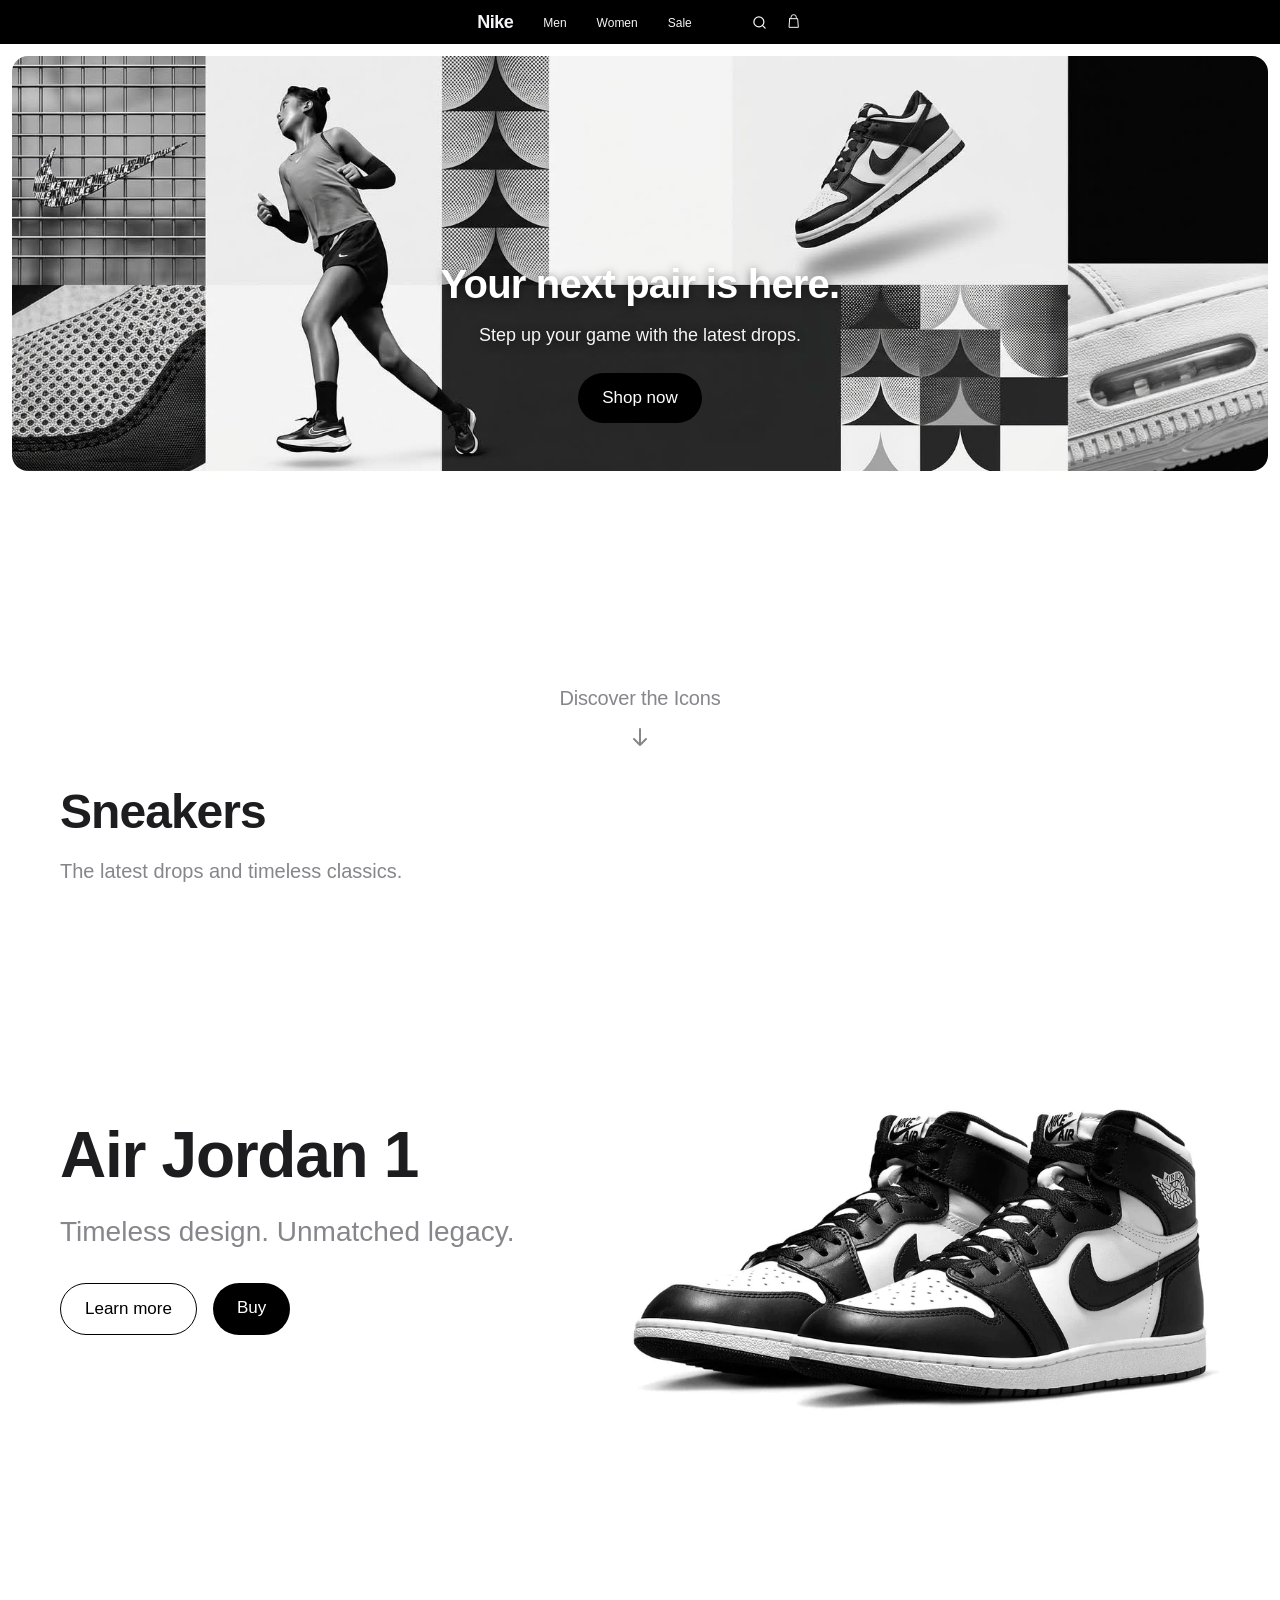
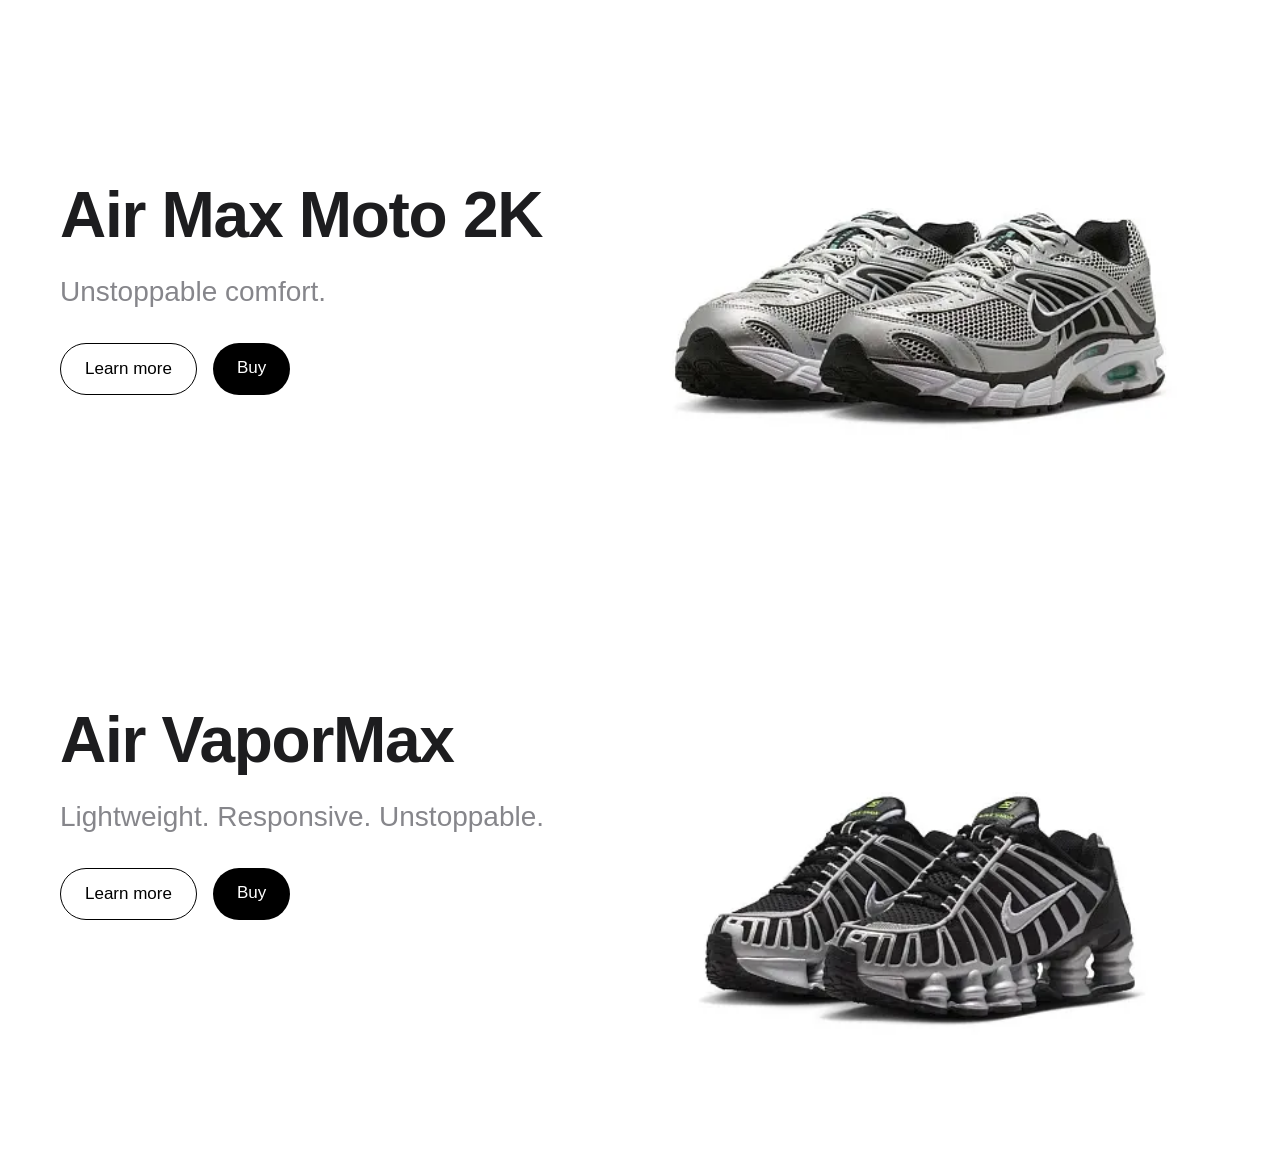
<file: index.html>
<!DOCTYPE html>
<html lang="ru">
<head>
    <meta charset="UTF-8">
    <meta name="viewport" content="width=device-width, initial-scale=1.0">
    <meta name="description" content="Официальный сайт Nike. Вдохновляйся и покупай лучшие кроссовки.">
    <title>Nike. Just Do It.</title>
    
    <!-- Подключаем стили -->
    <link rel="stylesheet" href="css/style.css">
</head>
<body>
    
    <!-- Затемнение для меню -->
    <div class="menu-backdrop"></div>

    <!-- Навигация -->
    <header class="global-nav">
        <nav class="nav-content">
            <ul class="nav-links">
                <li><a href="index.html" class="nav-logo">Nike</a></li>
                
                <!-- Пункт с выпадающим меню -->
                <li class="nav-item-dropdown">
                    <a href="#">Men</a>
                    
                    <!-- Само мега-меню -->
                    <div class="mega-menu">
                        <div class="mega-menu-content">
                            
                            <!-- Колонка 1: Обувь -->
                            <div class="mega-column">
                                <h4>Footwear</h4>
                                <!-- Внутри выпадающего меню Men -> Footwear -->
                              <a href="shop.html?category=sneakers&gender=men">Sneakers</a>
                              <a href="shop.html?category=boots&gender=men">Boots</a>
                              <a href="shop.html?category=slides&gender=men">Slippers</a>
                            </div>
                            
                            <!-- Колонка 2: Одежда -->
                            <div class="mega-column">
                                <h4>Apparel</h4>
                                <!-- В колонке Apparel -->
                                <a href="shop.html?category=tshirts&gender=men">T-Shirts</a>
                                <a href="shop.html?category=hoodies&gender=men">Hoodies</a>
                                <a href="shop.html?category=jackets&gender=men">Jackets</a>
                            </div>
                            
                            <!-- Колонка 3: Аксессуары -->
                            <div class="mega-column">
                                <h4>Accessories</h4>
                                <!-- В колонке Accessories -->
                                <a href="shop.html?category=bottles">Water Bottles</a>
                                <a href="shop.html?category=backpacks">Backpacks</a>
                                <a href="shop.html?category=bags">Bags</a>
                            </div>

                        </div>
                    </div>
                </li>
                                <li class="nav-item-dropdown">
                    <a href="#">Women</a>
                    <!-- Меню (можешь поменять ссылки внутри) -->
                    <div class="mega-menu">
                        <div class="mega-menu-content">
                            <div class="mega-column">
                              <h4>Footwear</h4>
                              <a href="shop.html?category=sneakers&gender=women">Sneakers</a>
                              <a href="shop.html?category=slides&gender=women">Slippers</a>
                          </div>
                            <div class="mega-column">
                                <h4>Apparel</h4>
                                <a href="shop.html?category=tshirts&gender=women">T-Shirts</a>
                                <a href="shop.html?category=hoodies&gender=women">Hoodies</a>
                            </div>
                            <div class="mega-column">
                                <h4>Accessories</h4>
                                <a href="shop.html?category=bottles">Water Bottles</a>
                                <a href="shop.html?category=backpacks">Backpacks</a>
                                <a href="shop.html?category=bags">Bags</a>
                            </div>
                        </div>
                    </div>
                </li>
                <li><a href="#">Sale</a></li>
            </ul>
            <div class="nav-actions">
                <!-- Иконки остались без изменений -->
                <a href="#" class="nav-icon" aria-label="Search">
                    <svg width="15" height="15" viewBox="0 0 24 24" fill="none" stroke="currentColor" stroke-width="2" stroke-linecap="round" stroke-linejoin="round"><circle cx="11" cy="11" r="8"></circle><line x1="21" y1="21" x2="16.65" y2="16.65"></line></svg>
                </a>
                <a href="#" class="nav-icon" aria-label="Cart">
                    <svg width="16" height="16" viewBox="0 0 24 24" fill="none" stroke="currentColor" stroke-width="1.5" stroke-linecap="round" stroke-linejoin="round"><path d="M6 7V5a4 4 0 0 1 8 0v2"></path><path d="M4 7h12l1 13H3L4 7z"></path></svg>
                </a>
            </div>
        </nav>
    </header>

    <!-- Основной контент -->
    <main>
        <!-- 1. Главный баннер -->
        <section class="bento-grid reveal">
            <!-- Единая картинка-баннер -->
            <img src="assets/hero-banner.jpg" alt="Nike Banner" class="bento-bg-image">
            
            <!-- Живой текст поверх картинки -->
            <div class="bento-overlay">
                <div class="bento-text-block">
                    <h2>Your next pair is here.</h2>
                    <p>Step up your game with the latest drops.</p>
                    <a href="shop.html" class="btn-primary">Shop now</a>
                </div>
            </div>
        </section>

         <!-- Разделитель с призывом к скроллу -->
        <div class="scroll-prompt reveal">
            <h3>Discover the Icons</h3>
            <div class="arrow-down">
                <svg width="24" height="24" viewBox="0 0 24 24" fill="none" xmlns="http://www.w3.org/2000/svg">
                    <path d="M12 4V20M12 20L18 14M12 20L6 14" stroke="currentColor" stroke-width="2" stroke-linecap="round" stroke-linejoin="round"/>
                </svg>
            </div>
        </div>

                <!-- Заголовок раздела "Обувь" -->
        <div class="section-title reveal">
            <h2>Sneakers</h2>
            <p>The latest drops and timeless classics.</p>
        </div>

    <section class="hero reveal first-product">
            <!-- Левая часть: Текст и кнопки -->
            <div class="hero-text">
                <h1 class="hero-title">Air Jordan 1</h1>
                <p class="hero-subtitle">Timeless design. Unmatched legacy.</p>
                <div class="hero-buttons">
                    <a href="shop.html?category=sneakers" class="btn-outline">Learn more</a>
                    <a href="#" class="btn-primary">Buy</a>
                </div>
            </div>

            
            
            <!-- Правая часть: Картинка -->
            <div class="hero-image-wrapper">
                <div class="image-slider">
                    <img src="assets/front-img.webp" alt="Jordan 1 Black White" class="slide active">
                    <img src="assets/front-img3.jpg" alt="Jordan 1 Red" class="slide">
                    <img src="assets/front-img4.jpg" alt="Jordan 1 Burgundy" class="slide">
                    <img src="assets/front-img5.jpg" alt="Jordan 1 Blue" class="slide">
                    <img src="assets/front-img2.jpg" alt="Jordan 1 Orange" class="slide">
                </div>
            </div>
        </section>

        <!-- 3. Блок второй -->
        <section class="hero reveal">
            
            <!-- Левая часть: Текст и кнопки -->
            <div class="hero-text hero-text-down">
                <h1 class="hero-title">Air Max Moto 2K</h1>
                <p class="hero-subtitle">Unstoppable comfort.</p>
                <div class="hero-buttons">
                    <a href="shop.html?category=sneakers" class="btn-outline">Learn more</a>
                    <a href="#" class="btn-primary">Buy</a>
                </div>
            </div>
            
            <!-- Правая часть: Слайдер второй модели -->
            <div class="hero-image-wrapper">
                <div class="image-slider">
                    <img src="assets/front2-img.webp" alt="Nike Air Max 90 White" class="slide2 active">
                    <img src="assets/front2-img2.webp" alt="Nike Air Max 90 Black" class="slide2">
                    <img src="assets/front2-img3.webp" alt="Nike Air Max 90 Grey" class="slide2">
                    <img src="assets/front2-img4.webp" alt="Nike Air Max 90 Silver" class="slide2">
                    <img src="assets/front2-img5.webp" alt="Nike Air Max 90 Silver" class="slide2">
                </div>
            </div>
        </section>

                <!-- 4. Блок третьей модели -->
        <section class="hero reveal">
            
            <div class="hero-text">
                <h1 class="hero-title">Air VaporMax</h1>
                <p class="hero-subtitle">Lightweight. Responsive. Unstoppable.</p>
                <div class="hero-buttons">
                    <a href="shop.html?category=sneakers" class="btn-outline">Learn more</a>
                    <a href="#" class="btn-primary">Buy</a>
                </div>
            </div>
            
            <div class="hero-image-wrapper">
                <div class="image-slider">
                    <!-- У этих картинок класс slide3 -->
                    <img src="assets/front3-img.webp" alt="Nike VaporMax" class="slide3 active">
                    <img src="assets/front3-img2.webp" alt="Nike VaporMax" class="slide3">
                    <img src="assets/front3-img3.webp" alt="Nike VaporMax" class="slide3">
                    <img src="assets/front3-img4.webp" alt="Nike VaporMax" class="slide3">
                    <img src="assets/front3-img5.webp" alt="Nike VaporMax" class="slide3">
                </div>
            </div>
        </section>

    </main>

    <!-- Подключаем скрипты -->
    <script src="js/script.js" defer></script>
</body>
</html>
</file>
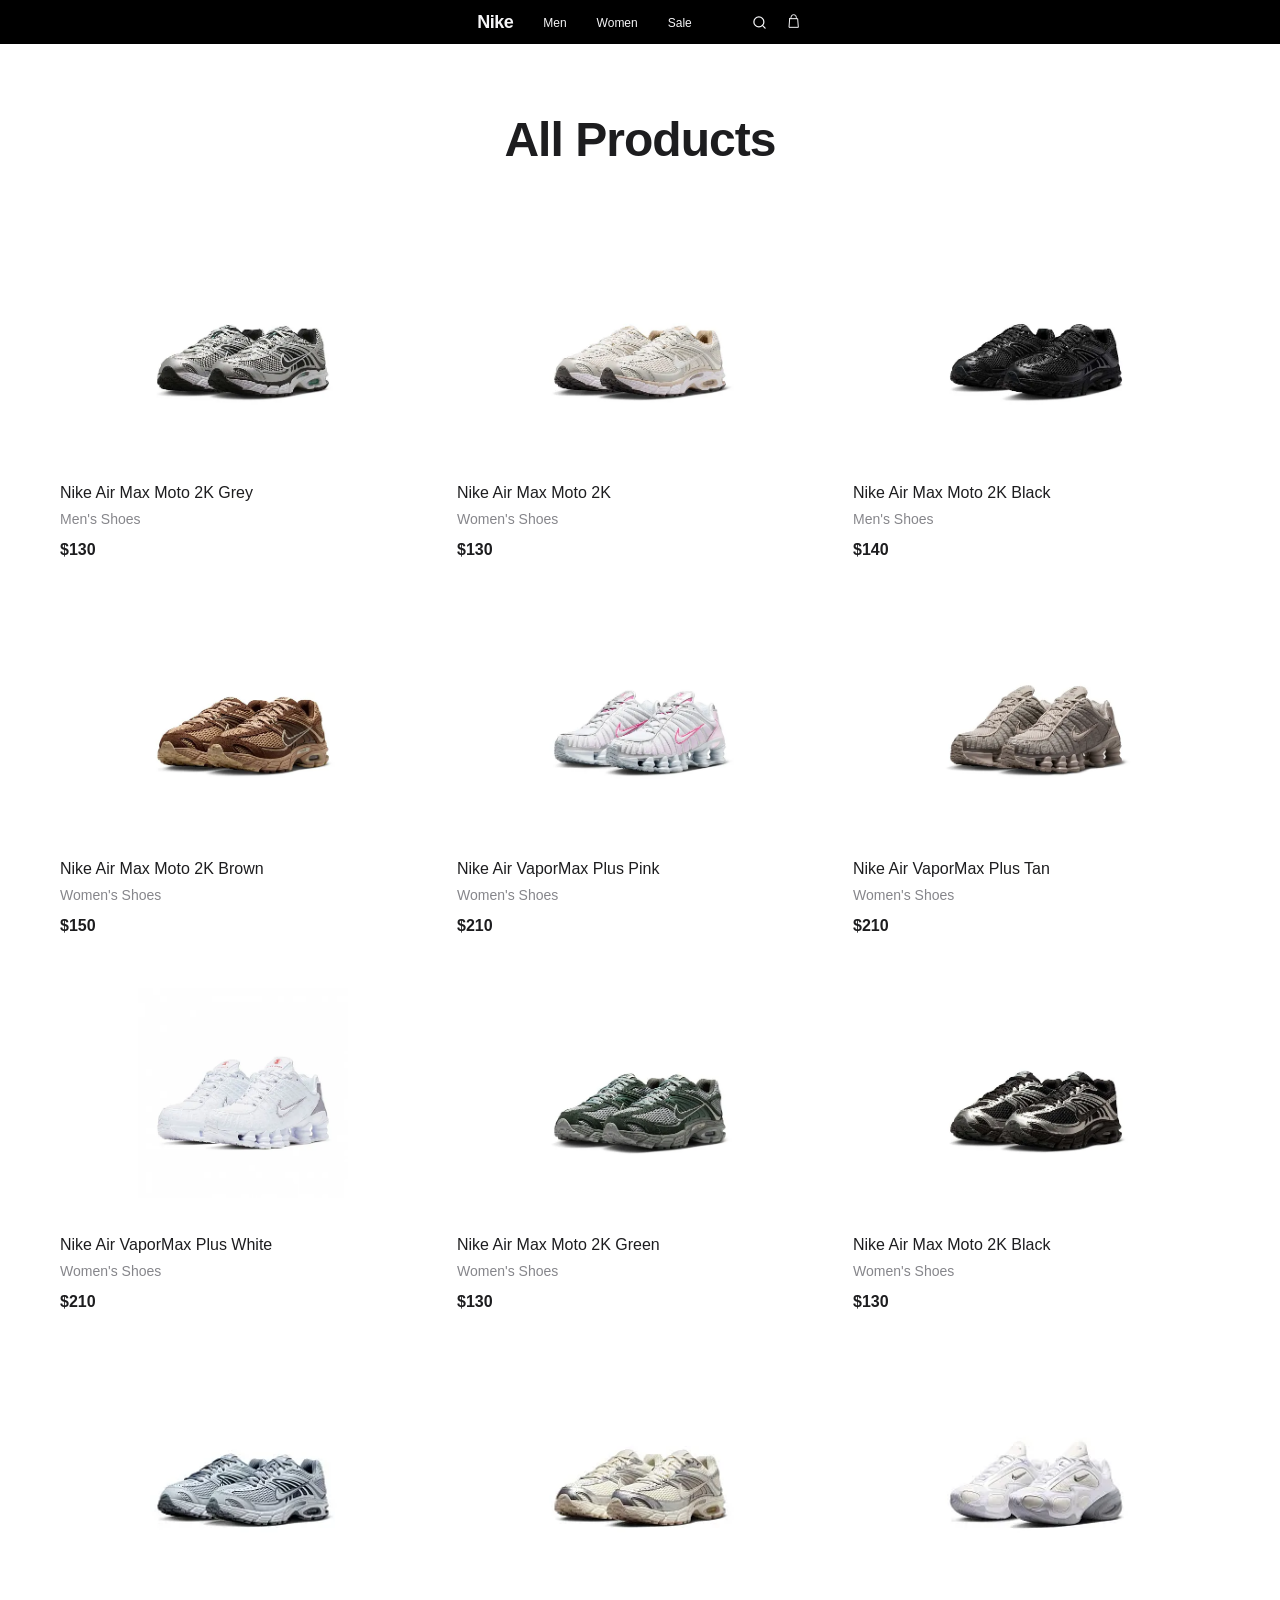
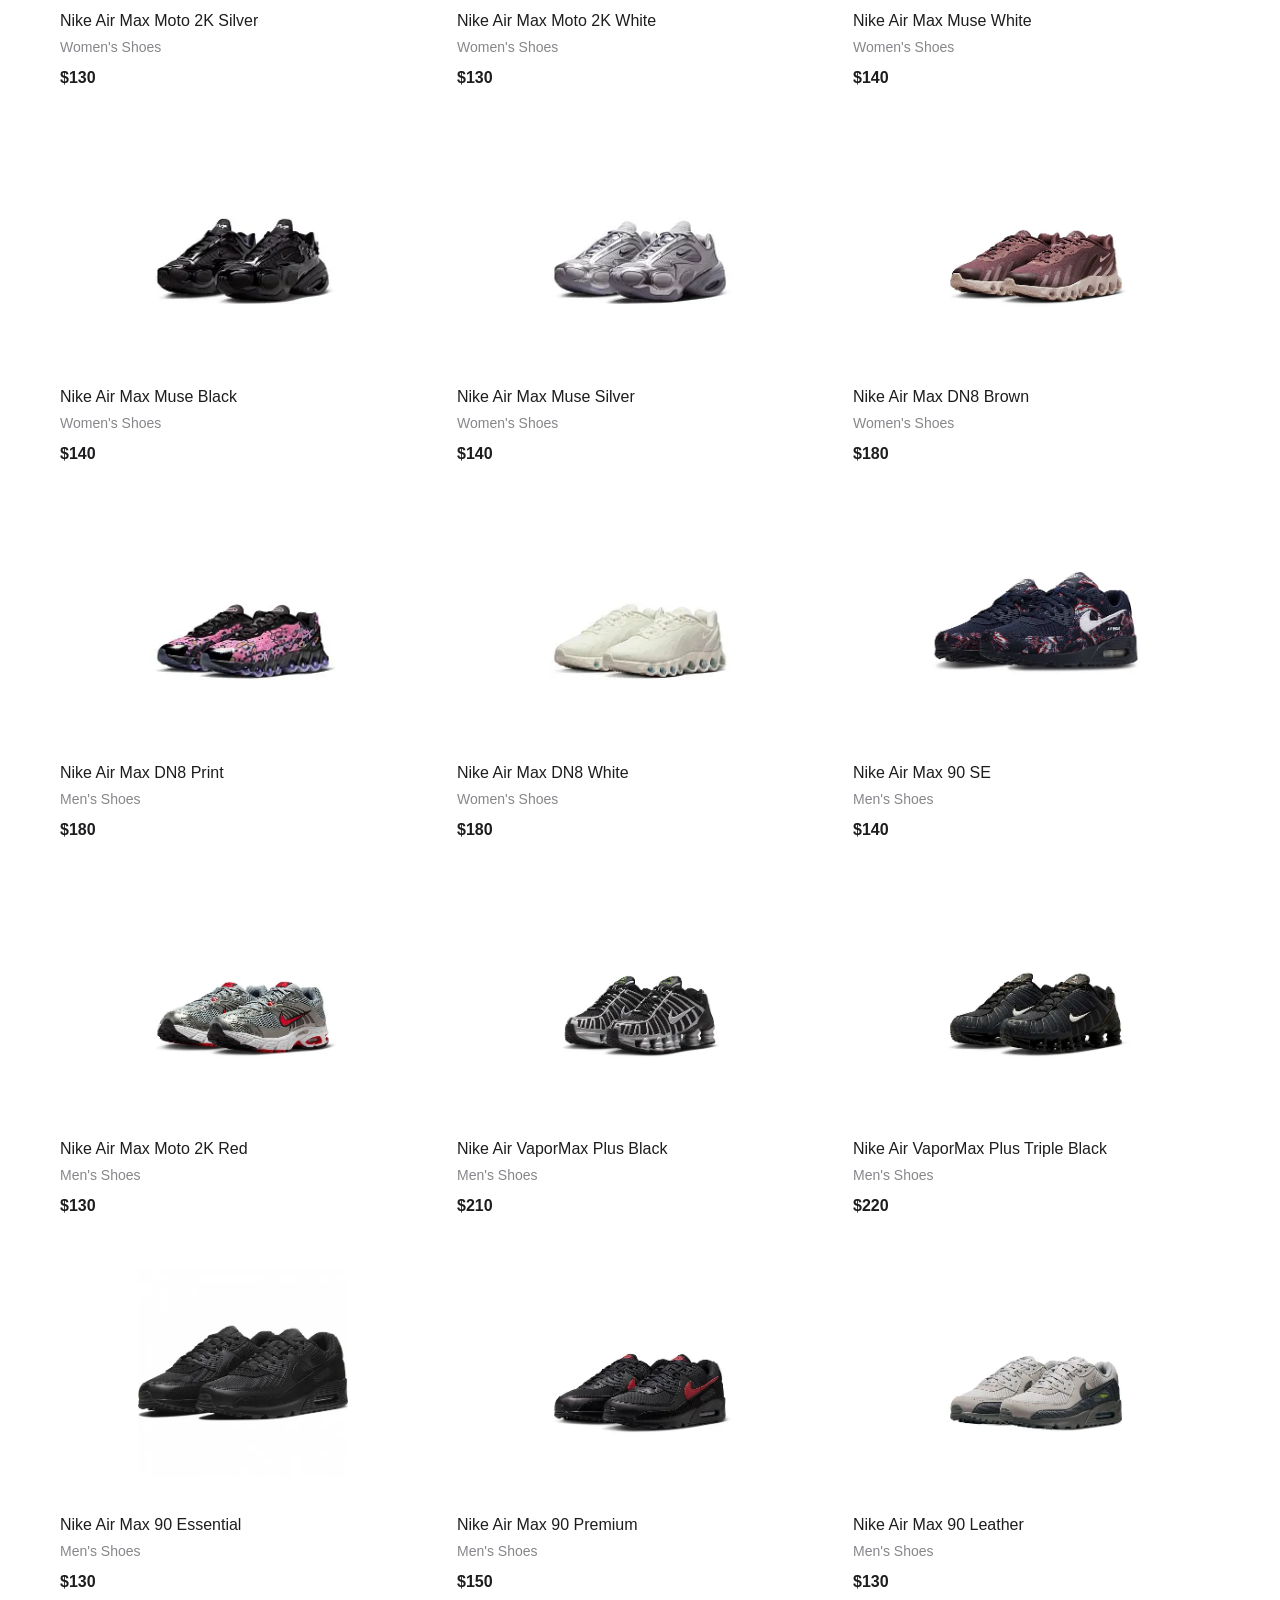
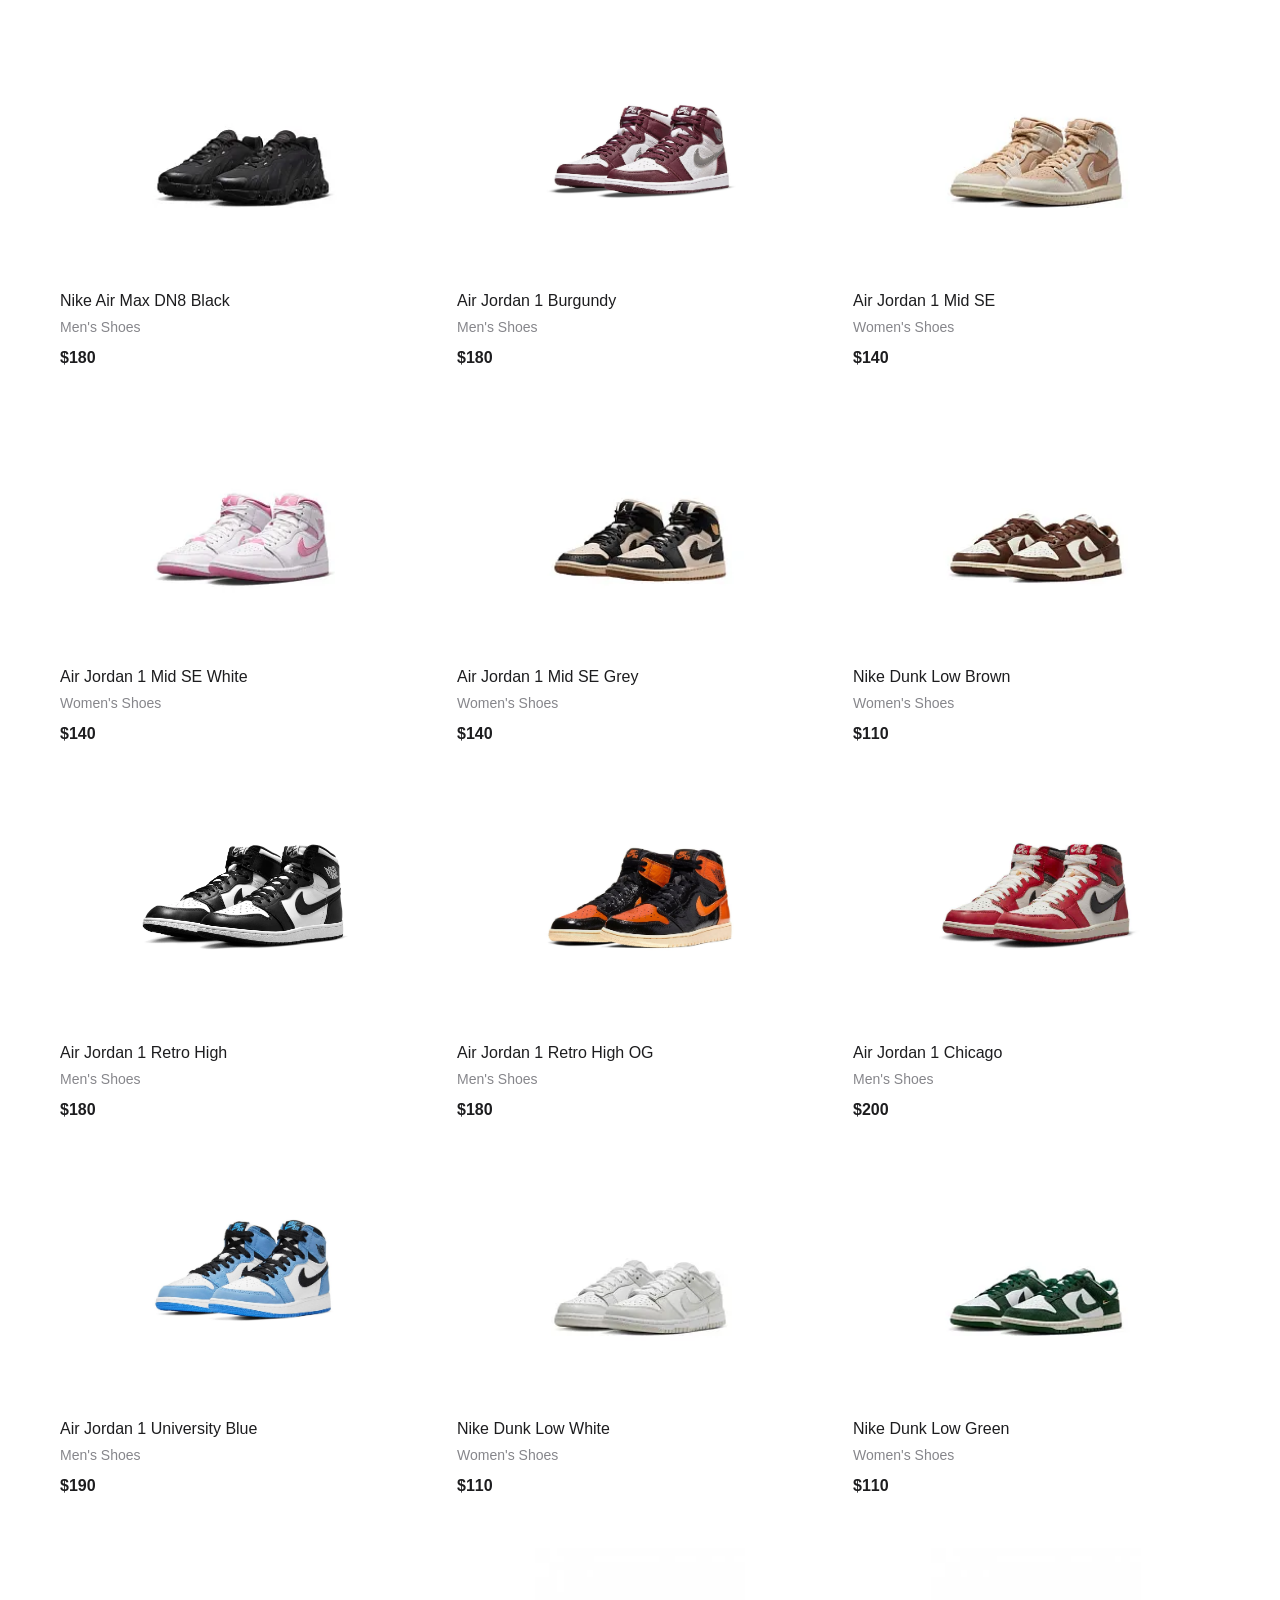
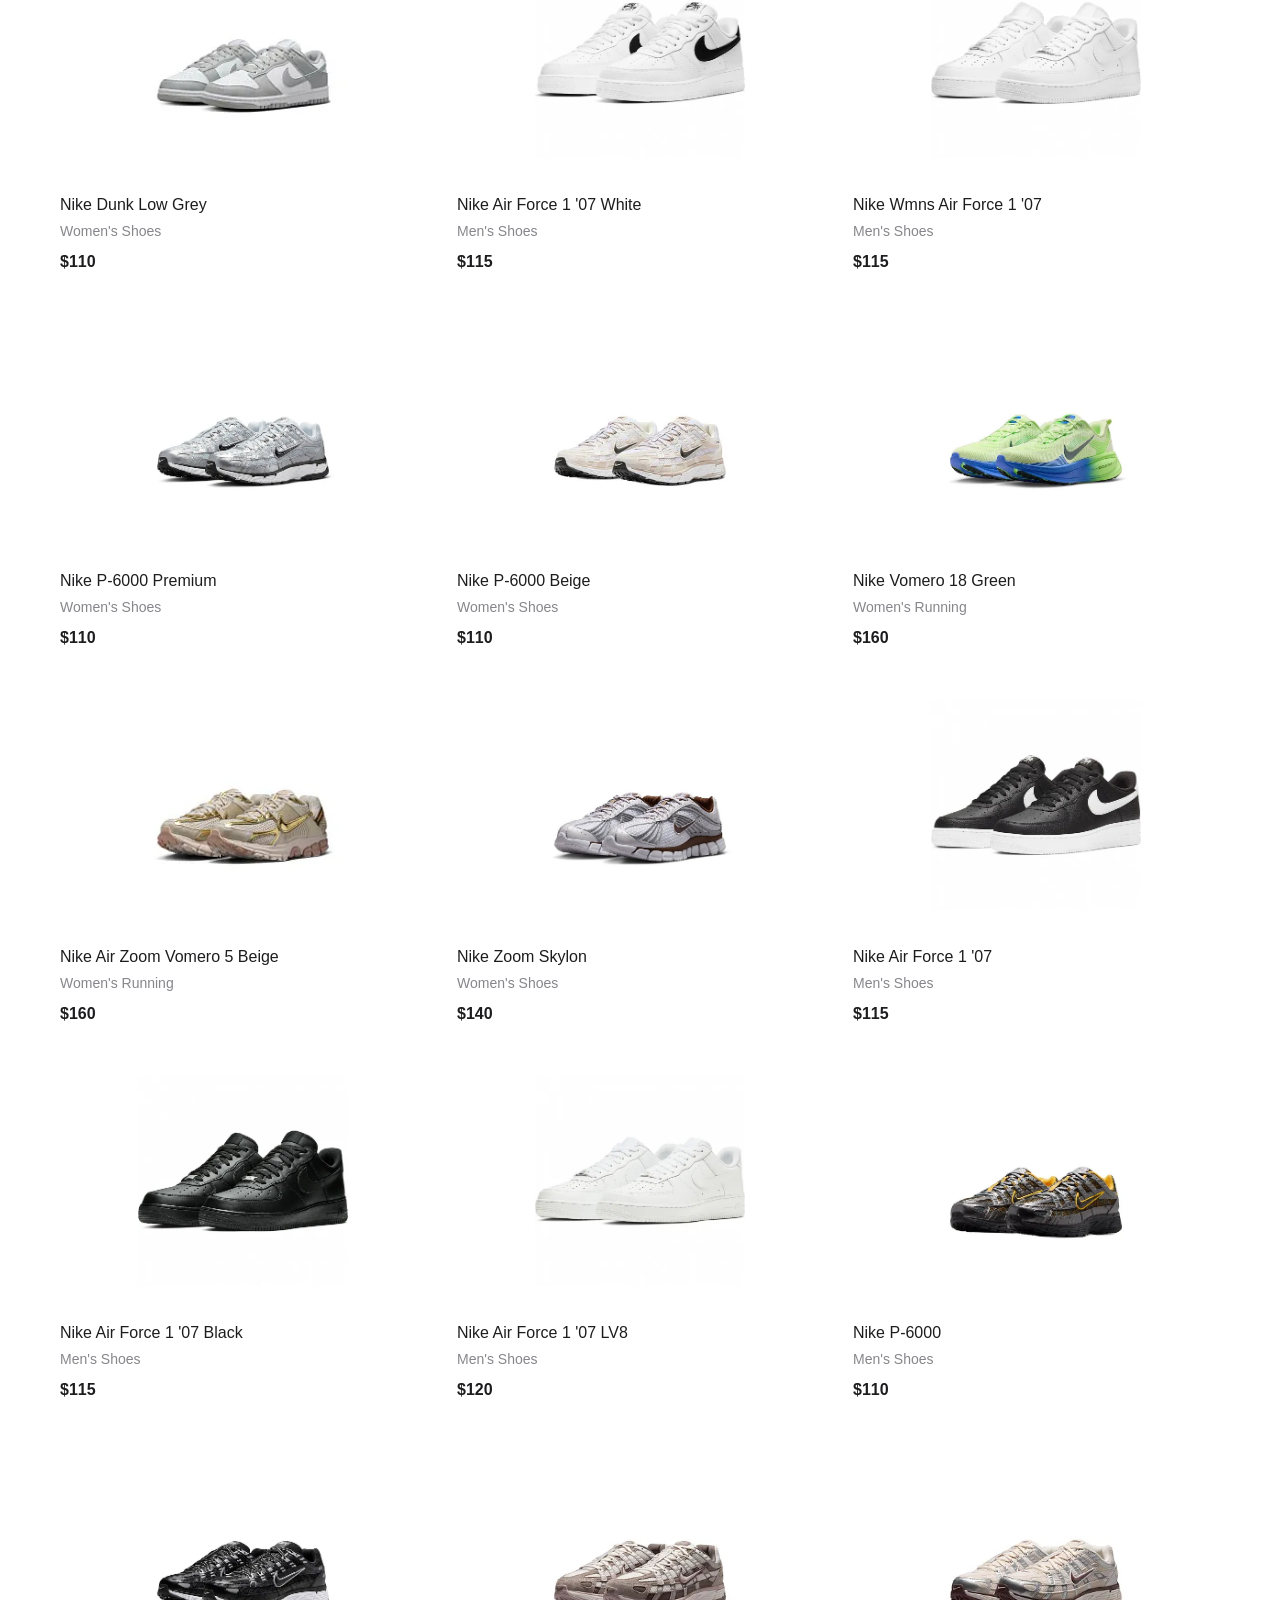
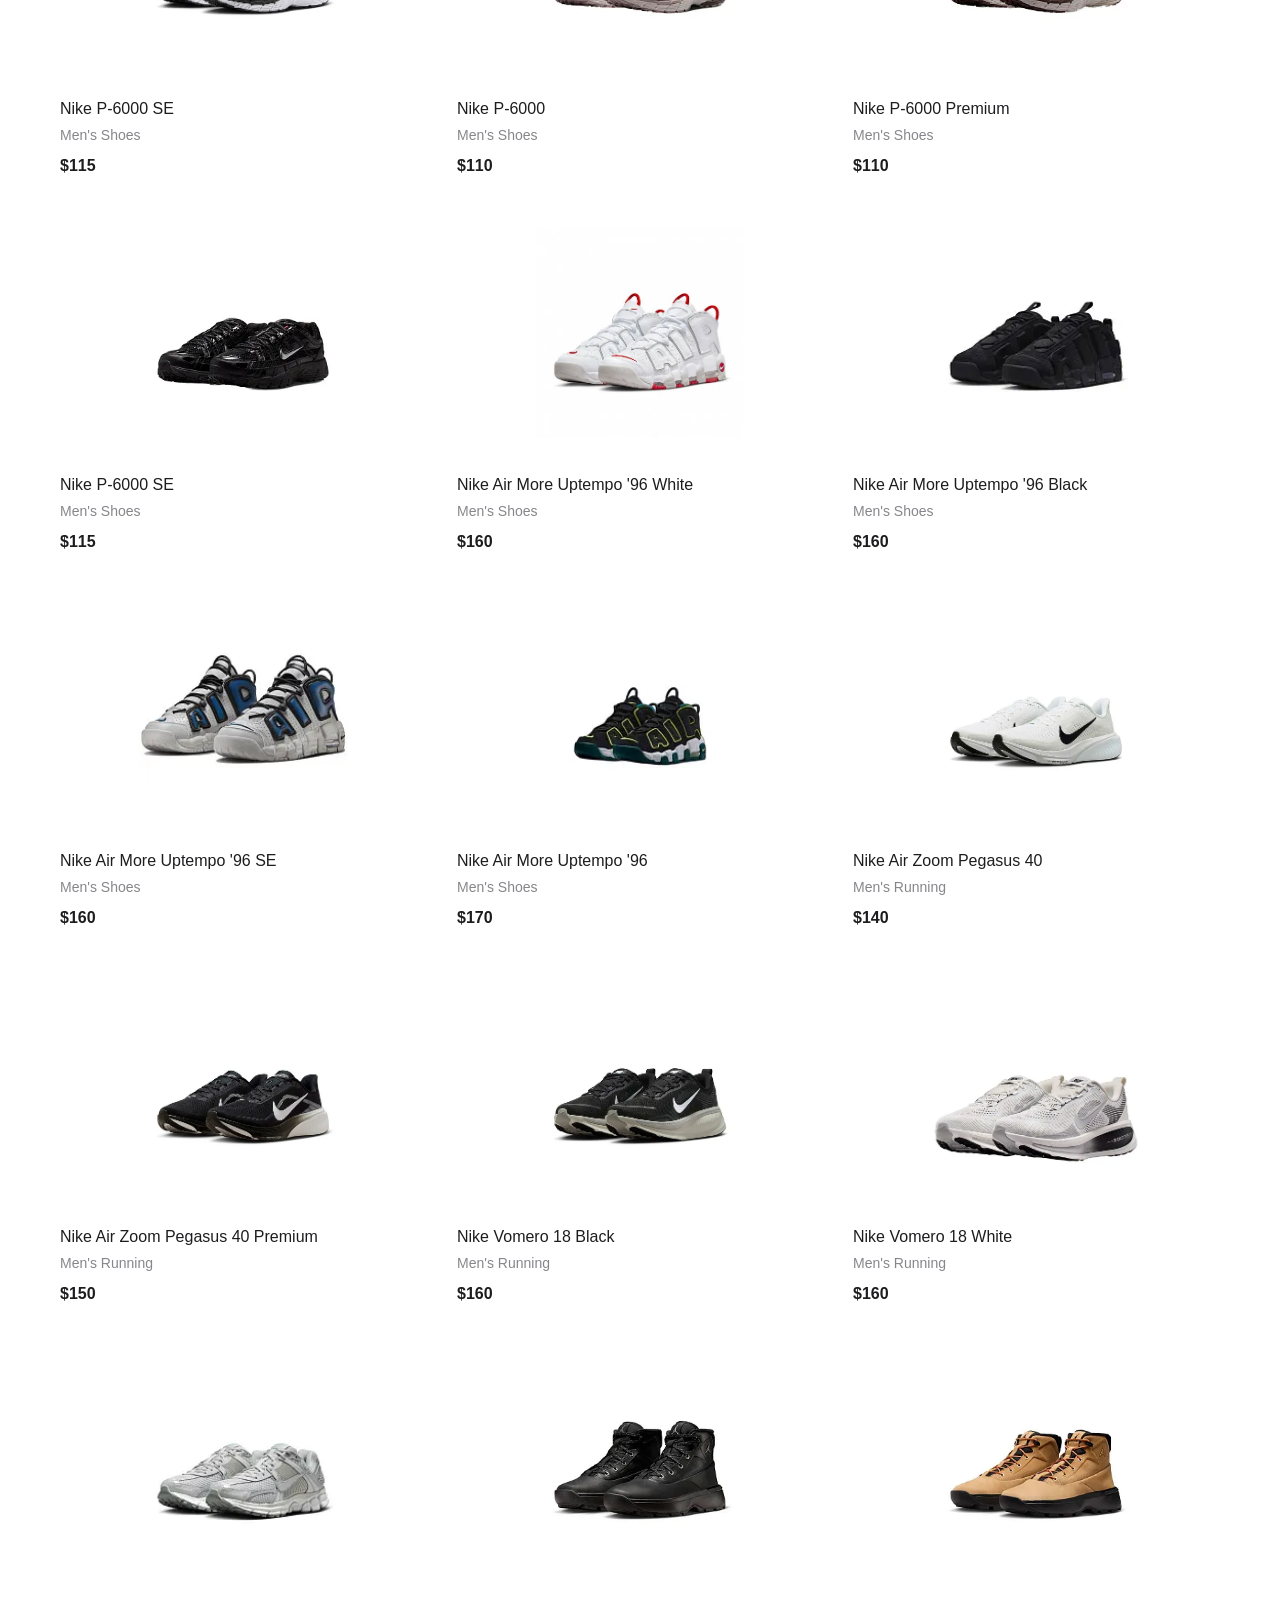
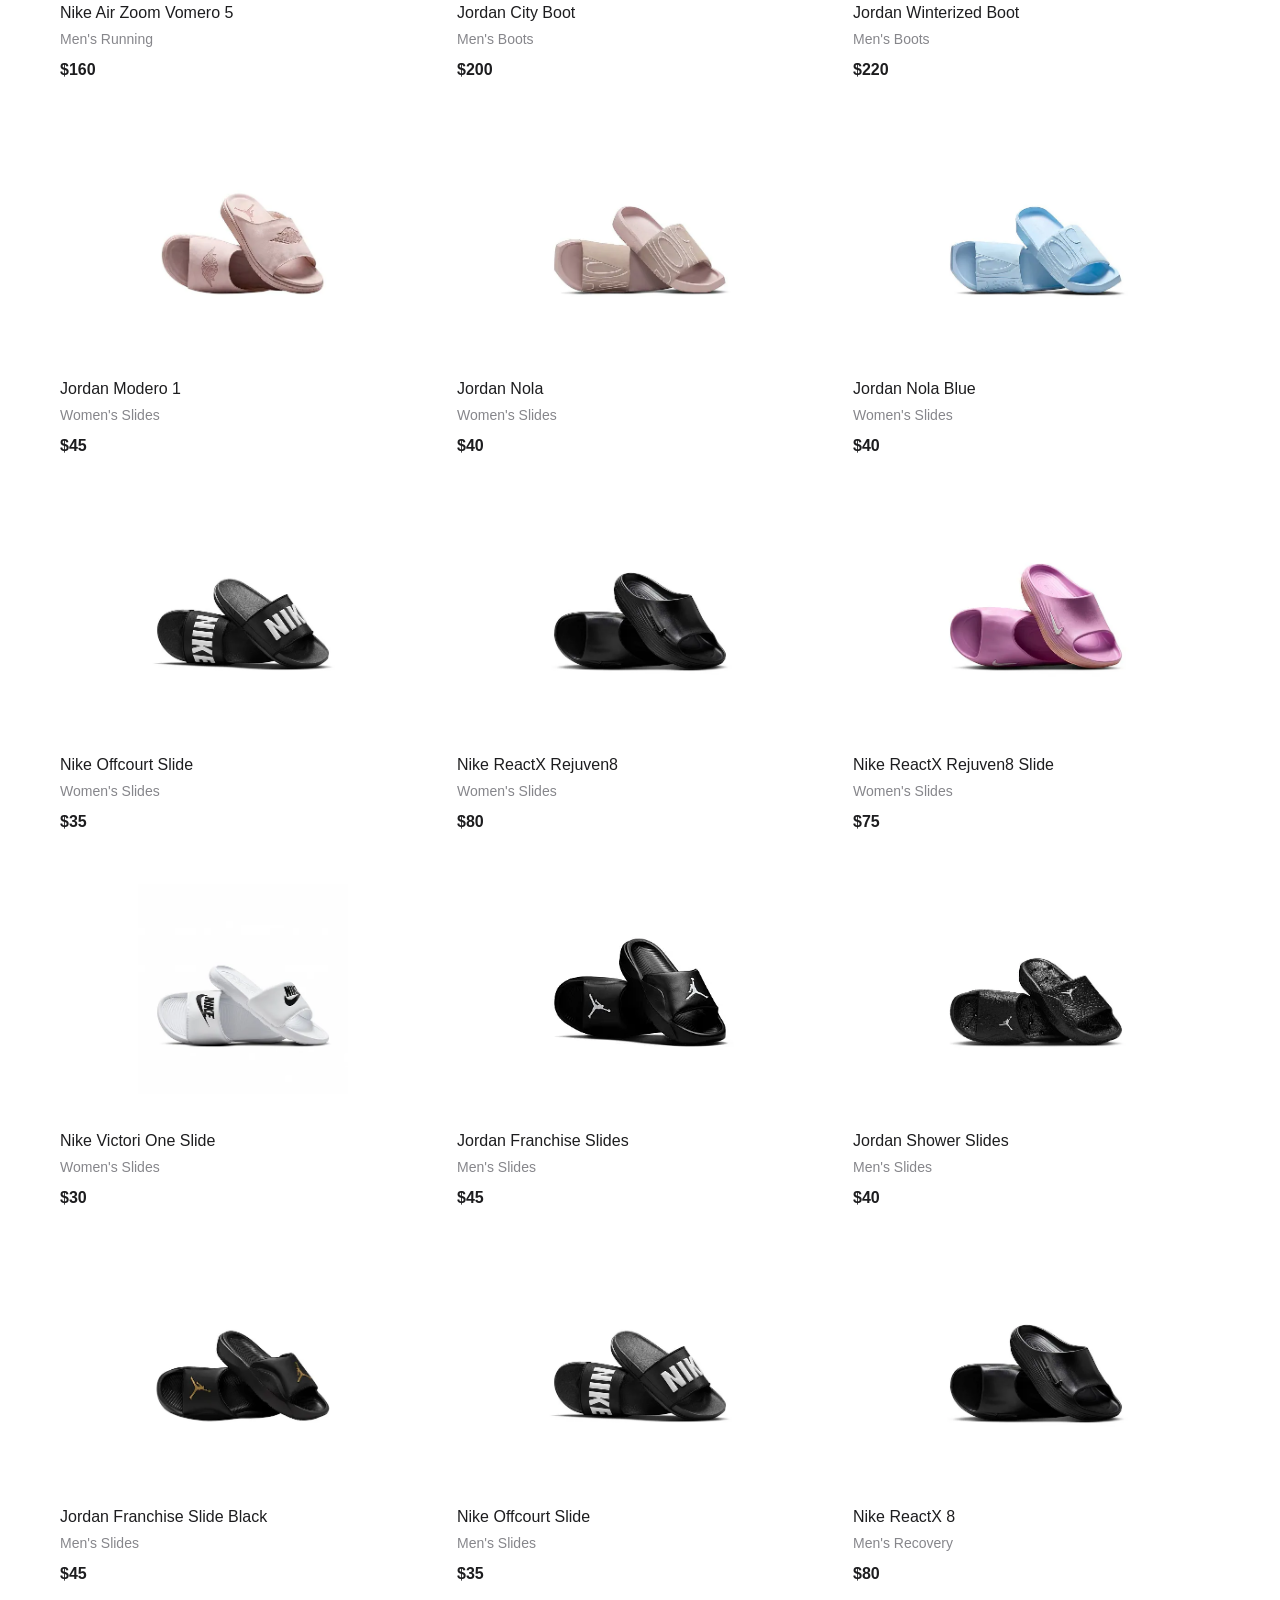
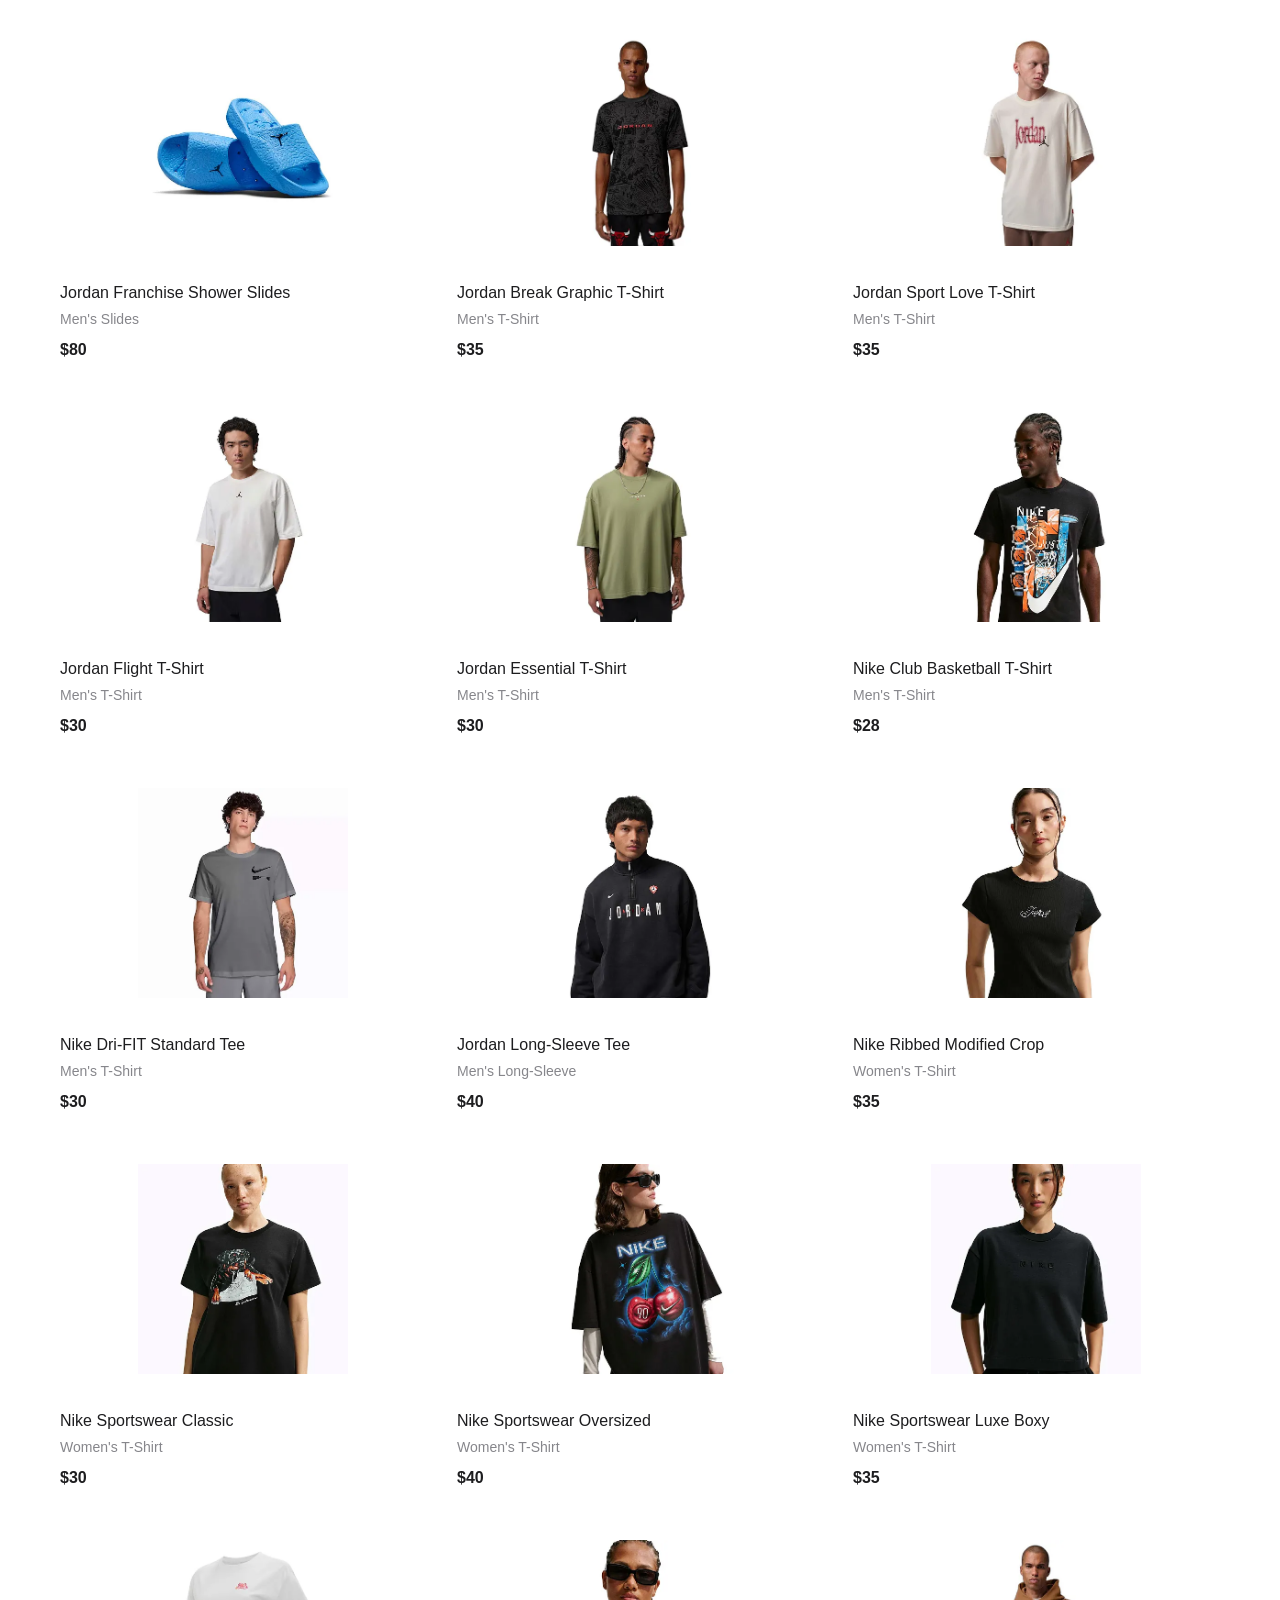
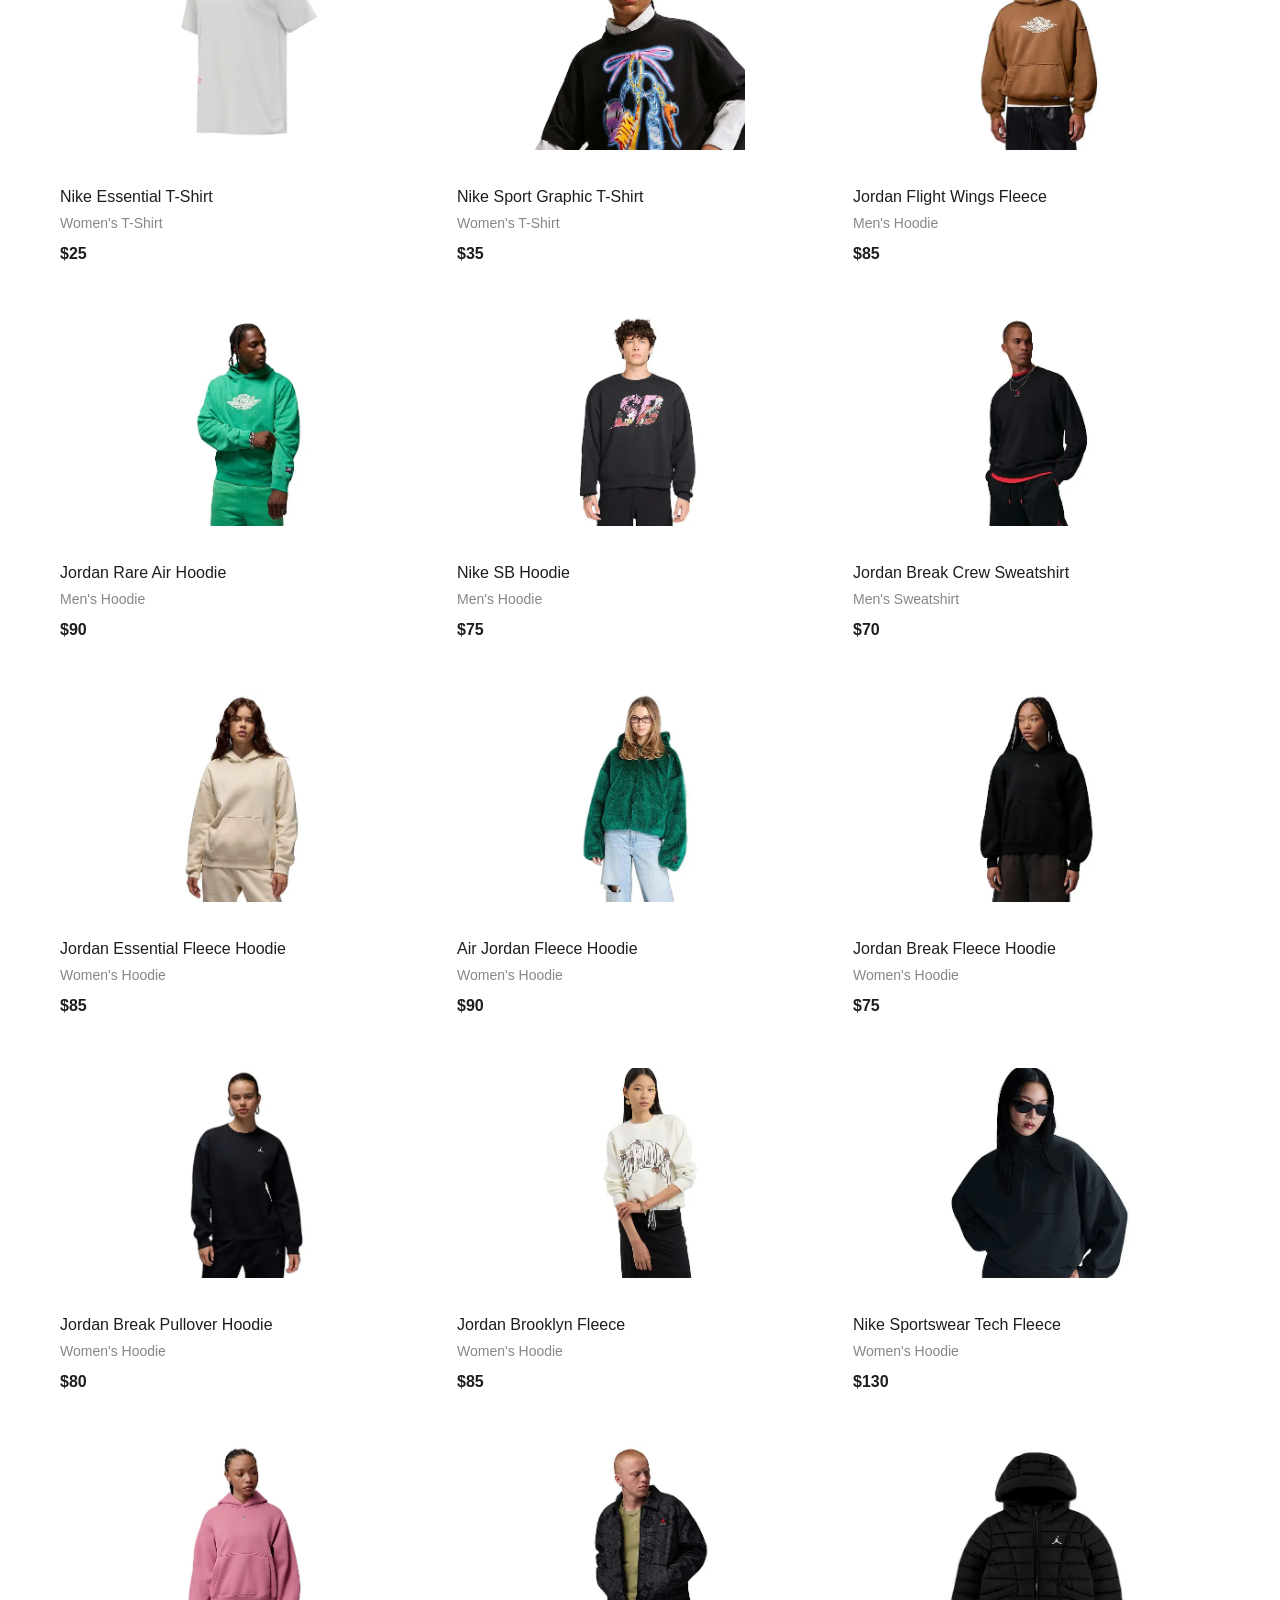
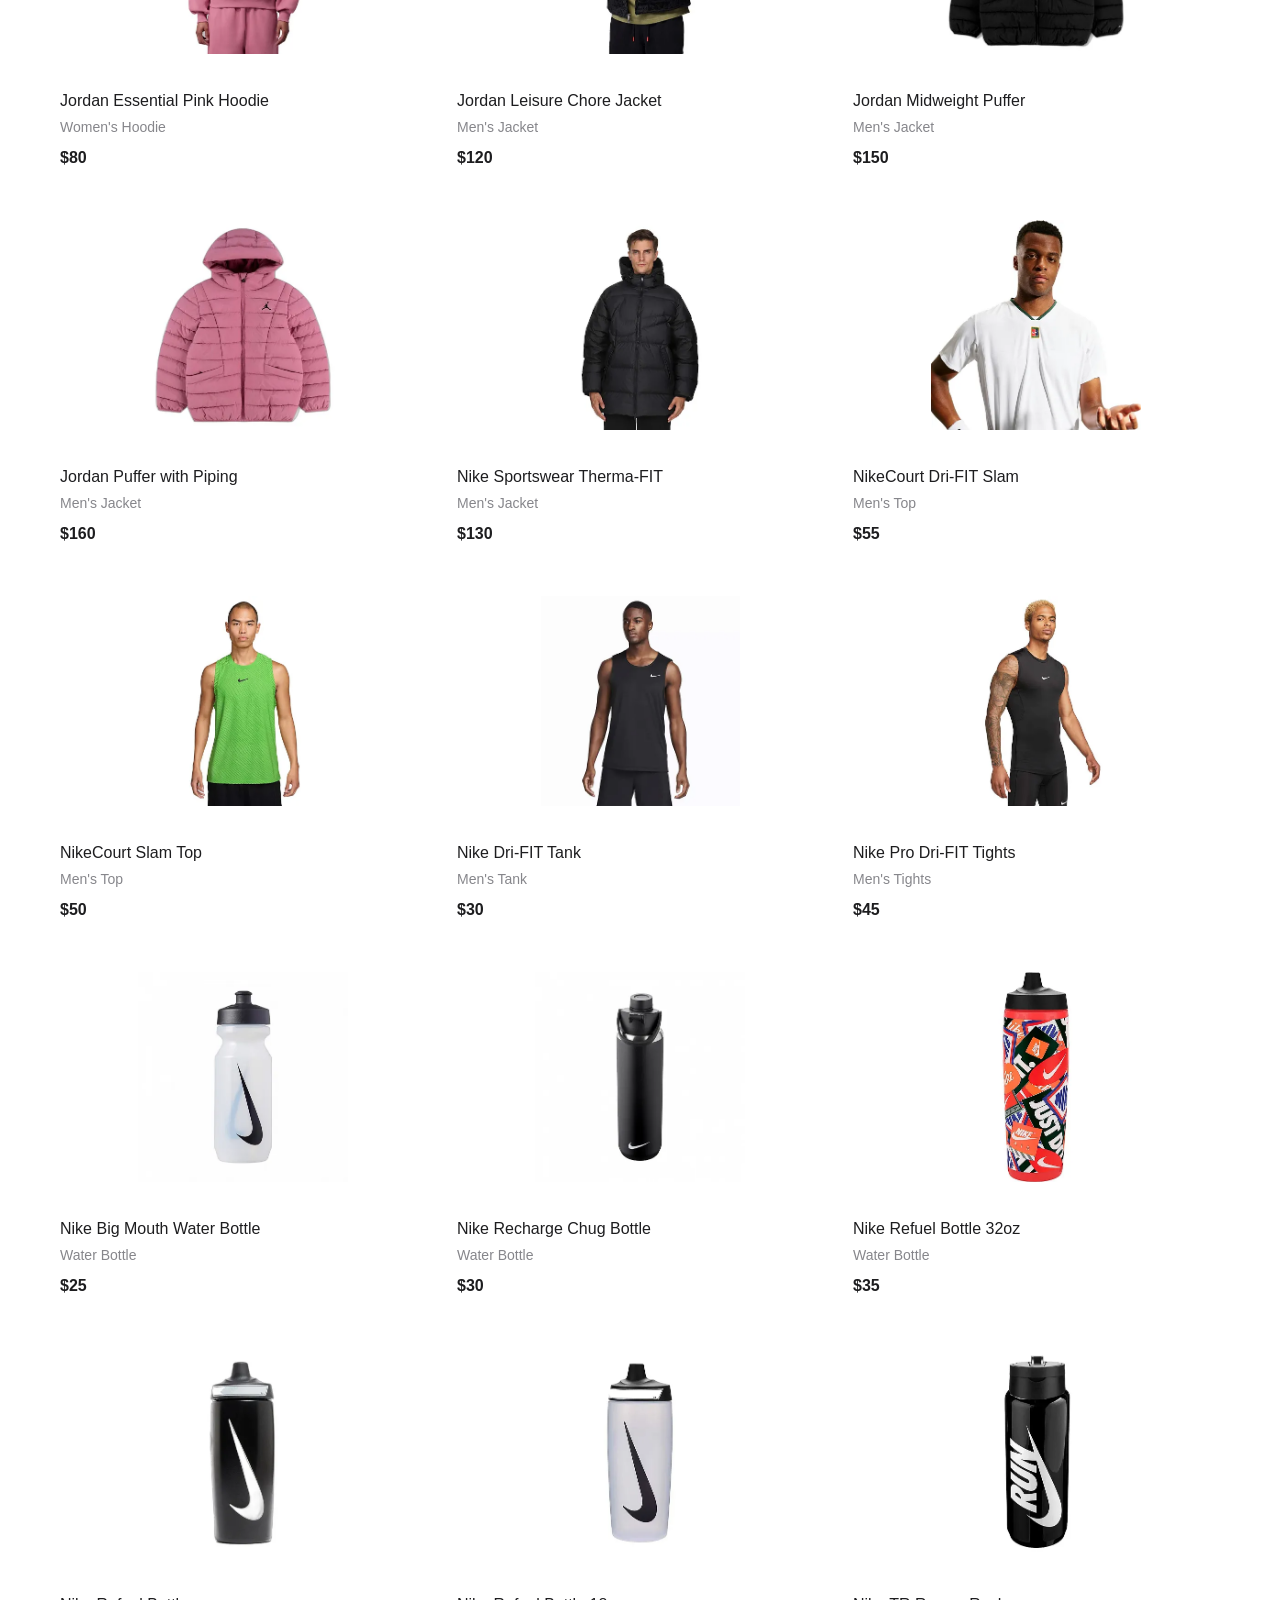
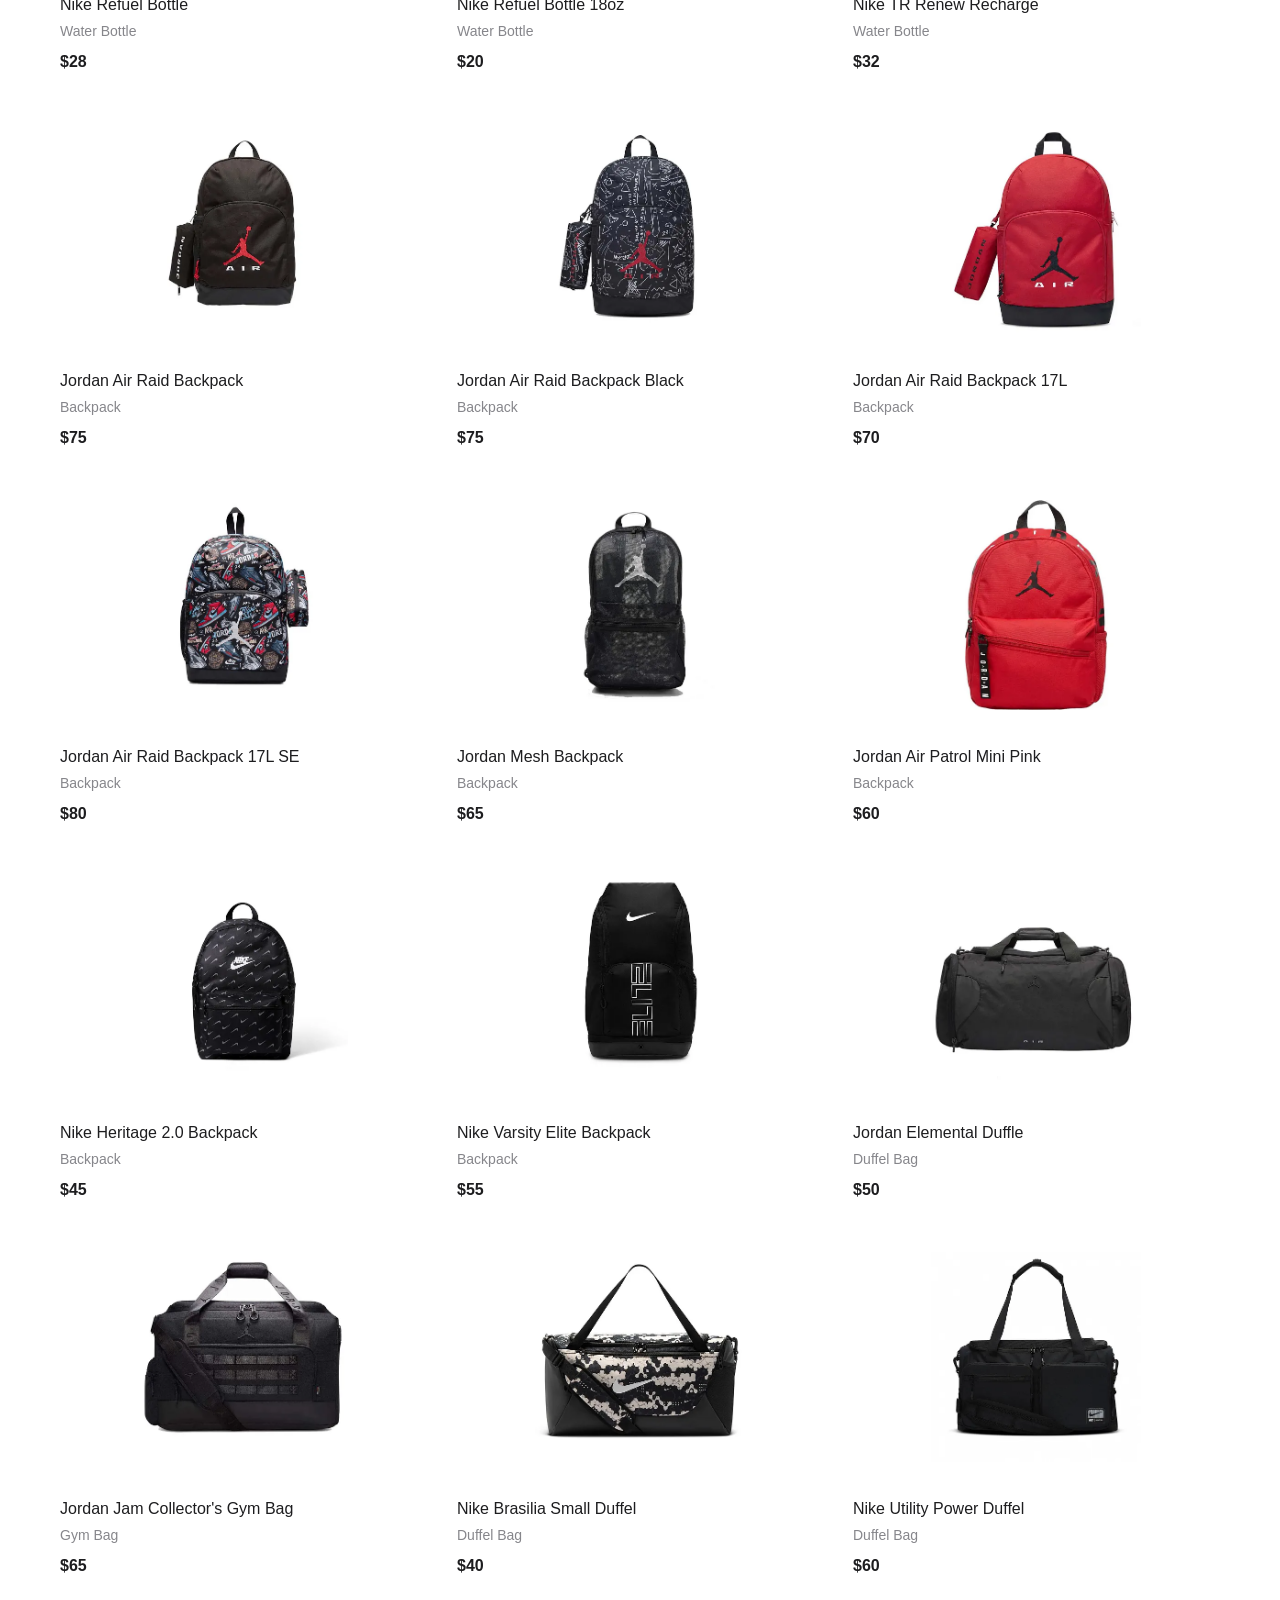
<file: shop.html>
<!DOCTYPE html>
<html lang="ru">
<head>
    <meta charset="UTF-8">
    <meta name="viewport" content="width=device-width, initial-scale=1.0">
    <title>Shop - Nike</title>
    <link rel="stylesheet" href="css/style.css">
</head>
<body>

    <!-- Затемнение для меню -->
    <div class="menu-backdrop"></div>

<!-- Навигация -->
    <header class="global-nav">
        <nav class="nav-content">
            <ul class="nav-links">
                <li><a href="index.html" class="nav-logo">Nike</a></li>
                
                <!-- Пункт с выпадающим меню -->
                <li class="nav-item-dropdown">
                    <a href="#">Men</a>
                    
                    <!-- Само мега-меню -->
                    <div class="mega-menu">
                        <div class="mega-menu-content">
                            
                            <!-- Колонка 1: Обувь -->
                            <div class="mega-column">
                                <h4>Footwear</h4>
                                <!-- Внутри выпадающего меню Men -> Footwear -->
                              <a href="shop.html?category=sneakers&gender=men">Sneakers</a>
                              <a href="shop.html?category=boots&gender=men">Boots</a>
                              <a href="shop.html?category=slides&gender=men">Slippers</a>
                            </div>
                            
                            <!-- Колонка 2: Одежда -->
                            <div class="mega-column">
                                <h4>Apparel</h4>
                                <!-- В колонке Apparel -->
                                <a href="shop.html?category=tshirts&gender=men">T-Shirts</a>
                                <a href="shop.html?category=hoodies&gender=men">Hoodies</a>
                                <a href="shop.html?category=jackets&gender=men">Jackets</a>
                            </div>
                            
                            <!-- Колонка 3: Аксессуары -->
                            <div class="mega-column">
                                <h4>Accessories</h4>
                                <a href="shop.html?category=bottles">Water Bottles</a>
                                <a href="shop.html?category=backpacks">Backpacks</a>
                                <a href="shop.html?category=bags">Bags</a>
                            </div>

                        </div>
                    </div>
                </li>
                                <li class="nav-item-dropdown">
                    <a href="#">Women</a>
                    <!-- Меню (можешь поменять ссылки внутри) -->
                    <div class="mega-menu">
                        <div class="mega-menu-content">
                            <div class="mega-column">
                                <h4>Footwear</h4>
                               <a href="shop.html?category=sneakers&gender=women">Sneakers</a>
                              <a href="shop.html?category=slides&gender=women">Slippers</a>
                            </div>
                            <div class="mega-column">
                                <h4>Apparel</h4>
                                <a href="shop.html?category=tshirts&gender=women">T-Shirts</a>
                                <a href="shop.html?category=hoodies&gender=women">Hoodies</a>
                            </div>
                            <div class="mega-column">
                                <h4>Accessories</h4>
                                <a href="shop.html?category=bottles">Water Bottles</a>
                                <a href="shop.html?category=backpacks">Backpacks</a>
                                <a href="shop.html?category=bags">Bags</a>
                            </div>
                        </div>
                    </div>
                </li>
                <li><a href="#">Sale</a></li>
            </ul>
            <div class="nav-actions">
                <a href="#" class="nav-icon" aria-label="Search">
                    <svg width="15" height="15" viewBox="0 0 24 24" fill="none" stroke="currentColor" stroke-width="2" stroke-linecap="round" stroke-linejoin="round"><circle cx="11" cy="11" r="8"></circle><line x1="21" y1="21" x2="16.65" y2="16.65"></line></svg>
                </a>
                <a href="#" class="nav-icon" aria-label="Cart">
                    <svg width="16" height="16" viewBox="0 0 24 24" fill="none" stroke="currentColor" stroke-width="1.5" stroke-linecap="round" stroke-linejoin="round"><path d="M6 7V5a4 4 0 0 1 8 0v2"></path><path d="M4 7h12l1 13H3L4 7z"></path></svg>
                </a>
            </div>
        </nav>
    </header>

    <!-- Основной контент страницы магазина -->
    <main>
        <!-- Блок категорий -->
        <section class="category-section">
            <h1 class="shop-title" id="shop-page-title">All Products</h1>
            
            <!-- Сетка товаров -->
            <div class="product-grid" id="product-grid">
                <!-- Карточки сгенерируются скриптом -->
            </div>
        </section>
    </main>

    <script src="js/script.js" defer></script>
</body>
</html>
</file>
<file: css/style.css>
/* Сброс базовых стилей  */
* {
    margin: 0;
    padding: 0;
    box-sizing: border-box;
}

/* Глобальные переменные */
:root {
    --bg-light: #ffffff;
    --bg-dark: #000000;
    --text-main: #1d1d1f;
    --text-muted: #86868b;
    --accent-blue: #000000;
    --accent-blue-hover: #333333;
    --font-base: -apple-system, BlinkMacSystemFont, "Segoe UI", Roboto, Helvetica, Arial, sans-serif;
}

/* Базовые настройки страницы */
body {
    font-family: var(--font-base);
    background-color: var(--bg-light);
    color: var(--text-main);
    -webkit-font-smoothing: antialiased; 
    -moz-osx-font-smoothing: grayscale;
    line-height: 1.5;
    min-height: 100vh;
    overflow-x: hidden;
}

/* Убираем стандартное подчеркивание у ссылок */
a {
    text-decoration: none;
    color: inherit;
}

/* Навигация: черная полоса, прилипающая к верху */
.global-nav {
    background-color: var(--bg-dark);
    height: 44px;
    position: sticky;
    top: 0;
    z-index: 100;
}

/* Контейнер внутри навигации (выравнивает элементы по краям) */
.nav-content {
    max-width: 1024px;
    margin: 0 auto;
    height: 100%;
    display: flex;
    justify-content: center;
    align-items: center;
    gap: 60px;
    padding: 0 20px;
}

/* Список ссылок в навигации (в ряд, с отступами) */
.nav-links {
    display: flex;
    list-style: none;
    gap: 30px;
    align-items: center;
}

/* Стили ссылок в навигации (цвет, размер) */
.nav-links a {
    color: #f5f5f7;
    font-size: 12px;
    transition: color 0.3s ease;
}

/* Эффект при наведении на ссылки (становятся белыми) */
.nav-links a:hover {
    color: #ffffff;
}

/* Логотип Nike (делаем его крупнее и жирнее) */
.nav-links .nav-logo {
    font-size: 18px;
    font-weight: 700;
    letter-spacing: -0.5px;
}

/* Блок с иконками поиска и корзины справа */
.nav-actions {
    display: flex;
    gap: 20px;
}

/* Стили для иконок в навигации */
.nav-icon {
    color: #f5f5f7;
    display: flex;
    align-items: center;
    justify-content: center;
    transition: color 0.3s ease;
}

/* Эффект при наведении на иконки */
.nav-icon:hover {
    color: #ffffff;
}

.nav-icon svg {
    display: block;
}

.hero {
    display: flex;
    flex-direction: row;
    justify-content: space-between;
    align-items: center;
    text-align: left;
    
    max-width: 1200px;
    margin: 0 auto;
    padding: 30px 20px;
    background-color: transparent;
    gap: 40px;
    min-height: 600px;
}

.first-product {
    padding-top: 30px;
    padding-bottom: 0px;
}

.hero-text-down {
    margin-top: 150px; 
}

/* Текстовая часть */
.hero-text {
    flex: 1;
    max-width: 500px;
    margin-bottom: 0px;
}

.hero-title {
    font-size: 64px;
    font-weight: 600;
    letter-spacing: -0.02em;
    margin-bottom: 8px;
    color: var(--text-main);
}

.hero-subtitle {
    font-size: 28px;
    font-weight: 400;
    color: var(--text-muted);
    margin-bottom: 30px;
}

/* Кнопки */
.hero-buttons {
    display: flex;
    gap: 16px;
}

.hero-buttons a {
    display: inline-block;
    padding: 12px 24px;
    border-radius: 980px;
    font-size: 17px;
    transition: all 0.3s ease;
}

.hero-buttons a:hover {
    transform: scale(1.05); 
}

.btn-primary {
    background-color: var(--accent-blue);
    color: #ffffff;
}

.btn-primary:hover {
    background-color: var(--accent-blue-hover);
}

.btn-outline {
    background-color: transparent;
    color: var(--accent-blue);
    border: 1px solid var(--accent-blue);
}

.btn-outline:hover {
    background-color: var(--accent-blue);
    color: #ffffff;
}

.hero-image-wrapper {
    flex: 1;
    display: flex;
    justify-content: flex-end;
}

/* Контейнер слайдера */
.image-slider {
    position: relative;
    width: 100%;
    max-width: 600px;
    height: 500px;
}

/* Общие стили для всех картинок в слайдере */
.slide, .slide2, .slide3 {
    position: absolute;
    top: 0;
    left: 0;
    width: 100%;
    height: 100%;
    object-fit: contain;
    opacity: 0;
    transform: scale(0.95);
    transition: opacity 1s ease-in-out, transform 1s ease-in-out;
}

/* Класс, который делает картинку видимой */
.slide.active, .slide2.active, .slide3.active {
    opacity: 1;
    transform: scale(1);
}

.hero-image-wrapper img {
    width: 100%;
    max-width: 600px;
    height: auto;
    display: block;
    margin: 0;
}

.reveal {
    opacity: 0;
    transform: translateY(50px) scale(0.95);
    transition: opacity 2s ease-out, transform 2s cubic-bezier(0.25, 1, 0.5, 1);
}

.reveal.active {
    opacity: 1;
    transform: translateY(0) scale(1);
}

/* Bento-сетка */
.bento-grid {
    position: relative;
    width: 100%;
    max-width: 1440px;
    margin: 0 auto;
    padding: 12px;
    overflow: hidden;
}

/* Настройка самой картинки-фона */
.bento-bg-image {
    width: 100%;
    height: auto;
    display: block;
    border-radius: 16px;
}

/* Контейнер для текста */
.bento-overlay {
    position: absolute;
    top: 0;
    left: 0;
    width: 100%;
    height: 100%;
    display: flex;
    justify-content: center;
    align-items: flex-end; 
    padding-bottom: 60px;
}

/* Стили для блока с текстом */
.bento-text-block {
    text-align: center;
    color: #ffffff;
    text-shadow: 0 2px 10px rgba(0, 0, 0, 0.5);
    width: 100%; 
}

.bento-text-block h2 {
    font-size: 40px;
    font-weight: 600;
    letter-spacing: -0.02em;
    margin-bottom: 8px;
}

.bento-text-block p {
    font-size: 18px;
    margin-bottom: 24px;
    color: #f5f5f7;
}

/* Красивая кнопка внутри баннера */
.bento-text-block .btn-primary {
    background-color: var(--accent-blue);
    color: #ffffff;
    padding: 12px 24px;
    border-radius: 980px;
    font-size: 17px;
    display: inline-block;
    transition: background 0.3s ease;
    text-decoration: none; 
}

.bento-text-block .btn-primary:hover {
    background-color: var(--accent-blue-hover);
}

/* Индикатор прокрутки */
.scroll-prompt {
    display: flex;
    flex-direction: column;
    align-items: center;
    justify-content: center;
    padding: 200px 20px 20px 20px;
    background-color: transparent;
}

.scroll-prompt h3 {
    font-size: 20px;
    font-weight: 500;
    letter-spacing: -0.01em;
    color: var(--text-muted);
    margin-bottom: 12px;
}

.arrow-down {
    color: var(--text-muted);
    animation: bounce 2s infinite;
}

/* Ключевые кадры для прыжка */
@keyframes bounce {
    0%, 20%, 50%, 80%, 100% {
        transform: translateY(0);
    }
    40% {
        transform: translateY(-10px);
    }
    60% {
        transform: translateY(-5px);
    }
}

/* Заголовки разделов */
.section-title {
    max-width: 1200px;
    margin: 0 auto;
    padding: 0 20px;
    text-align: left;
    margin-bottom: 20px;
}

.section-title h2 {
    font-size: 48px;
    font-weight: 600;
    letter-spacing: -0.02em;
    color: var(--text-main);
    margin-bottom: 8px;
}

.section-title p {
    font-size: 20px;
    color: var(--text-muted);
}

/* Блок категорий*/
.category-section {
    background-color: #ffffff;
    padding: 60px 20px;
}

.category-container {
    max-width: 1024px;
    margin: 0 auto;
    display: flex;
    justify-content: space-between;
    gap: 20px;
}

.category-card {
    flex: 1;
    display: flex;
    flex-direction: column;
    align-items: center;
    text-align: center;
    text-decoration: none;
    color: var(--text-main);
    transition: transform 0.3s ease;
}

.category-card:hover {
    transform: translateY(-5px);
}

/* Контейнер для картинки */
.category-image-wrapper {
    width: 100%;
    height: 200px;
    background-color: #ffffff;
    border-radius: 18px;
    display: flex;
    justify-content: center;
    align-items: center;
    overflow: hidden;
    margin-bottom: 15px;
    transition: background-color 0.3s ease;
}

/* Сама картинка внутри */
.category-image-wrapper img {
    width: 80%;
    height: 80%;
    object-fit: contain;
    transition: transform 0.4s ease;
}

.category-card:hover .category-image-wrapper img {
    transform: scale(1.1);
}

.category-card h3 {
    font-size: 18px;
    font-weight: 500;
    letter-spacing: -0.01em;
}

/* Заголовок страницы магазина */
.shop-title {
    text-align: center;
    font-size: 48px;
    font-weight: 600;
    letter-spacing: -0.02em;
    margin-bottom: 40px;
    color: var(--text-main);
}

.nav-item-dropdown {
    position: static;
}

/* Само окно меню */
.mega-menu {
    position: absolute;
    top: 44px;
    left: 0;
    width: 100%;
    background-color: #ffffff;
    box-shadow: 0 10px 20px rgba(0,0,0,0.1);
    opacity: 0;
    visibility: hidden;
    transform: translateY(-10px);
    transition: all 0.3s ease;
    z-index: 99;
}

.nav-item-dropdown:hover .mega-menu {
    opacity: 1;
    visibility: visible;
    transform: translateY(0);
}

.mega-menu.open {
    opacity: 1;
    visibility: visible;
    transform: translateY(0);
}

/* Внутренняя сетка меню */
.mega-menu-content {
    max-width: 1024px;
    margin: 0 auto;
    padding: 40px 20px;
    display: flex;
    gap: 60px;
}

/* Стили колонок */
.mega-column {
    display: flex;
    flex-direction: column;
    gap: 12px;
}

.mega-column h4 {
    font-size: 14px;
    font-weight: 600;
    color: var(--text-main);
    margin-bottom: 8px;
}

.mega-column a {
    font-size: 14px;
    color: var(--text-muted);
    transition: color 0.2s ease;
}

.mega-column a:hover {
    color: var(--accent-blue);
}

/* Сетка товаров */
.product-grid {
    display: grid;
    grid-template-columns: repeat(auto-fill, minmax(280px, 1fr));
    gap: 30px;
    max-width: 1200px;
    margin: 0 auto;
    padding: 0 20px 60px 20px;
}

/* Карточка товара */
.product-card {
    display: flex;
    flex-direction: column;
    text-decoration: none;
    color: var(--text-main);
    will-change: transform, opacity;
    opacity: 0;
    transform: translateY(40px) scale(0.98);
    transition: opacity 3s cubic-bezier(0.25, 1, 0.5, 1), 
                transform 3s cubic-bezier(0.25, 1, 0.5, 1);
}

.product-card.active {
    opacity: 1;
    transform: translateY(0) scale(1);
}

/* Эффект при наведении */
.product-card:hover {
    transform: translateY(-5px) scale(1.02);
    transition: transform 0.3s ease;
}

/* Контейнер для картинки */
.product-image {
    width: 100%;
    height: 250px;
    background-color: #ffffff;
    border-radius: 12px;
    display: flex;
    justify-content: center;
    align-items: center;
    overflow: hidden;
    margin-bottom: 15px;
    padding: 20px;
}

.product-image img {
    width: 100%;
    height: 100%;
    object-fit: contain;
    transition: transform 0.4s ease;
}

/* Увеличение картинки при наведении */
.product-card:hover .product-image img {
    transform: scale(1.08);
}

/* Текст под картинкой */
.product-title {
    font-size: 16px;
    font-weight: 500;
    margin-bottom: 4px;
}

.product-category {
    font-size: 14px;
    color: var(--text-muted);
    margin-bottom: 8px;
}

.product-price {
    font-size: 16px;
    font-weight: 600;
}

/* Затемнение фона при открытии меню */
.menu-backdrop {
    position: fixed;
    top: 0;
    left: 0;
    width: 100%;
    height: 100%;
    background-color: rgba(0, 0, 0, 0.4);
    z-index: 98;
    
    /* Скрываем по умолчанию */
    opacity: 0;
    visibility: hidden;
    transition: opacity 0.3s ease, visibility 0.3s ease;
}

/* Класс, который включает затемнение */
.menu-backdrop.active {
    opacity: 1;
    visibility: visible;
}

@media (max-width: 768px) {
    
    /* 1. Навигация */
    .nav-content {
        justify-content: space-between;
        padding: 0 15px;
    }

    /* 2. Главный баннер */
    .bento-grid {
        padding: 0; 
        height: auto; 
        background-color: #ffffff;
    }

    .bento-bg-image {
        border-radius: 0; 
        width: 100%;
        height: auto;
        object-fit: contain;
        display: block;
    }

    /* Текст и кнопка на телефоне */
    .bento-overlay {
        position: relative;
        background: transparent;
        padding: 20px 15px; 
        height: auto;
    }

    .bento-text-block {
        color: #000000;
        text-shadow: none;
    }

    .bento-text-block h2 { 
        font-size: 26px; 
        line-height: 1.2;
        margin-bottom: 8px;
    }
    
    .bento-text-block p { 
        font-size: 15px; 
        margin-bottom: 20px;
        color: #333333;
    }
    
    .bento-text-block .btn-primary {
        padding: 10px 20px; 
        font-size: 16px;
    }

    /* 3. Раздел "Sneakers" */
    .section-title {
        text-align: center;
        margin-top: 30px;
        margin-bottom: 10px;
    }

    .section-title h2 {
        font-size: 32px;
    }

    .section-title p {
        font-size: 16px;
    }

     /* 4. Блок с товаром */
    .hero {
        flex-direction: column; 
        text-align: center;
        padding: 20px 20px 40px 20px;
        min-height: auto;
        gap: 0px;
    }
    
    .hero-text {
        max-width: 100%;
        margin-bottom: 0;
    }

    .hero-text-down {
        margin-top: 0;
    }

    .hero-title {
        font-size: 38px; 
    }

    .hero-subtitle {
        font-size: 18px;
        margin-bottom: 20px;
    }

    .hero-buttons {
        justify-content: center;
    }
    
    .hero-image-wrapper {
        order: -1;
        justify-content: center;
        margin-top: 0; 
        z-index: 2;
        width: 100%;
    }

    .image-slider {
        height: 350px; 
        max-width: 100%;
        overflow: hidden;
        position: relative;
    }

    /* Применяем правило ко всем картинкам в слайдере на мобилке */
    .slide, .slide2, .slide3 {
        width: 100%;
        height: 100%;
        object-fit: contain;
    }

    /* 5. Каталог товаров */
    .shop-title {
        font-size: 32px;
        margin-top: 20px;
        margin-bottom: 20px;
        padding: 0 15px;
    }

    .product-grid {
        grid-template-columns: repeat(2, 1fr); 
        gap: 15px;
        padding: 0 15px 40px 15px;
    }

    .product-image {
        height: 160px;
        padding: 10px;
        margin-bottom: 10px;
    }

    .product-title {
        font-size: 13px;
        line-height: 1.3;
    }

    .product-category {
        font-size: 11px;
    }

    .product-price {
        font-size: 14px;
    }

    /* 6. Мега-меню */
    .mega-menu {
        position: absolute; 
        top: 44px;
        width: 100%;
        left: 0;
        background-color: #000000;
        height: auto;
        box-shadow: 0 10px 20px rgba(0,0,0,0.5);
        z-index: 99;
        opacity: 0;
        visibility: hidden;
        transform: translateY(-10px);
        transition: opacity 0.3s ease, transform 0.3s ease, visibility 0.3s ease;
    }

    .mega-menu.open {
        opacity: 1;
        visibility: visible;
        transform: translateY(0);
    }

    .mega-menu-content {
        display: grid;
        grid-template-columns: repeat(3, 1fr);
        gap: 10px;
        padding: 20px 10px;
        max-height: 70vh; 
        overflow-y: auto;
    }

    .mega-column h4 {
        font-size: 14px;
        margin-bottom: 10px;
        color: #ffffff;
    }

    .mega-column a {
        font-size: 12px;
        padding: 4px 0;
        line-height: 1.3;
        color: #a1a1a6;
    }

    .menu-backdrop {
        display: none;
    }
}
</file>
